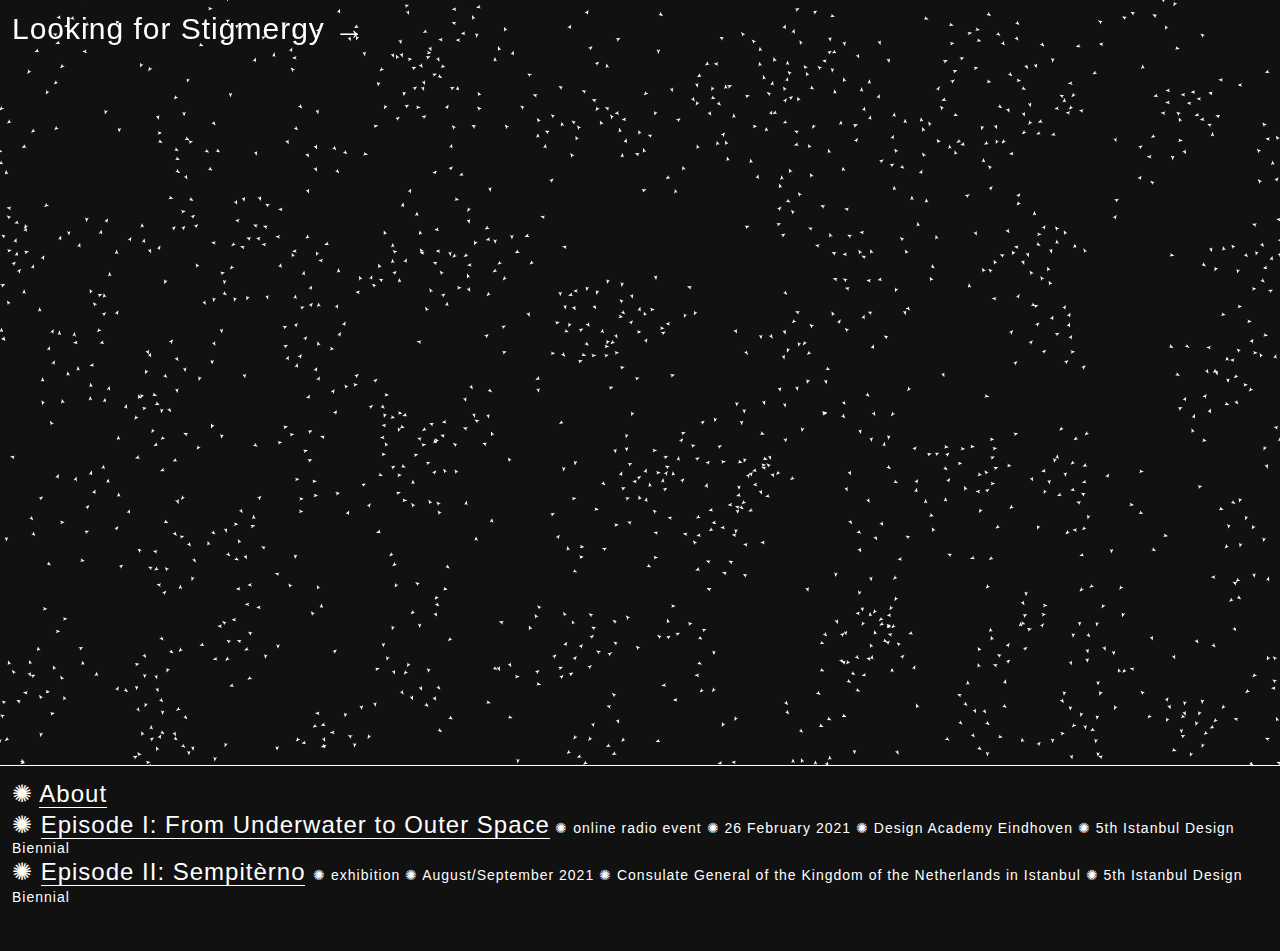
<file: index.html>
<html>
<!-- Flocking boids code written by http://www.harmendeweerd.nl/ (thank u Harmen!) -->

<head>
  <title>Looking for Stigmergy</title>
  <link href="stylesheet.css" rel="stylesheet">
  <script language=JavaScript src="mouse.js"></script>
  <script language=JavaScript src="boids_sim.js"></script>
  <meta name="viewport" content="width=device-width, initial-scale=1.0">
  <link rel="apple-touch-icon" sizes="180x180" href="favicon/apple-touch-icon.png">
  <link rel="icon" type="image/png" sizes="32x32" href="favicon/favicon-32x32.png">
  <link rel="icon" type="image/png" sizes="16x16" href="favicon/favicon-16x16.png">
  <link rel="manifest" href="favicon/site.webmanifest">
  <style>

    .header-homepage {
      margin-top: 15px;
      padding: 12px;
      z-index: -10;
      position: fixed;
    }

    .menu {
      color: #fff;
      background: inherit;
      padding: 12px;
      width: 100%;
      border-top: 1px solid #fff;
      bottom: 0px;
    }

    .menu p {
      display: inline;
      font-size: 24px;
      line-height: 1.3;
    }

    a {
      color: #fff;
      text-decoration: none;
    }

    a:hover {
      font-style: italic;
    }
  </style>

</head>

<body onLoad="init();">

    <div class="header-homepage">
      <h1>Looking for Stigmergy →</h1>
    </div>
    <div class="background">
      <canvas id="boidwindow" width=2400 height=2400></canvas>
    </div>
    <div class="menu">
      <p>✺ <a onclick="showAbout()" href="#about">About</a></p><br>
      <p>✺ <a href="https://lookingfor.stigmergy.online/episode-01">Episode I: From Underwater to Outer Space</a></p> <small>✺ online radio event ✺ 26 February 2021 ✺ Design Academy Eindhoven ✺ 5th Istanbul Design Biennial</small><br>
      <p>✺ <a href="https://lookingfor.stigmergy.online/episode-02">Episode II: Sempitèrno</a> <small>✺ exhibition ✺ August/September 2021 ✺ Consulate General of the Kingdom of the Netherlands in Istanbul ✺ 5th Istanbul Design Biennial</small></p><br>
      <br>

    </div>
  <!-- ABOUT -->
  <div id="about">
    <div class="info">
    <div class="box" style="border-bottom:none;">
      <p><i>Looking for Stigmergy</i> is an ongoing independent inquiry into the languages of design and its systems. It is a search for new paradigms and tools that travels across disciplines and via modes of existence beyond the
        human. The project addresses the epistemology of design so as to consider and incorporate not only humans as a transforming force, but also other organisms and systems. <i>Looking for Stigmergy</i> assumes the shape of a growing online
        platform, which expands, contracts and morphs depending on the context or institution in which it operates. The platform is ‘fed’ through temporary exhibitions, pedagogical experiments, round-table conversations, conferences and publications,
        through physical and non-physical means. <small onclick="showAbout()" style="color:#999;text-decoration:underline;cursor:pointer;">(close)</small>
      </p>
    </div>
    <div class="box" style="border:none;">
      <small>
        Curator: <a href="https://www.instagram.com/martina.muzi/">Martina Muzi</a><br>
        Editor: <a href="https://www.instagram.com/chiara_clarke/">Chiara Clarke Siravo</a><br>
        Graphic identity + website: <a href="http://kirstenspruit.com/">Kirsten Spruit</a><br><br>
      </small>
    </div>
  </div>
  </div>










  <!-- - - - - - - - - - - - - - start controls  - - - - - - - - - - - - -  -->
  <div id="boidcontrols">
    <table border=0>
      <tr>
        <td colspan=4 align=center>
      <tr>
        <td>Zoom: </td>
        <td align=right><input type="range" id=zoomDial min="10" max="40" value=10 onInput="setZoom(this.value);"></td>
      </tr>
      <tr>
        <th></th>
        <th>Number of agents</th>
        <th>Movement speed</th>
      </tr>
      <tr>
        <td>Boids: <span id=boidLabel></span></td>
        <td align=right><input type="range" id=boidDial min="100" max="2500" value=3000 onInput="setBoidNumber(this.value);"></td>
        <td align=right><input type="range" id=speedDial min="10" max="100" value=30 onInput="setBoidSpeed(this.value);"></td>
        <td></td>
      </tr>
      <tr>
        <td>Predators: <span id=predatorLabel></span></td>
        <td align=right><input type="range" id=predatorDial min="0" max="5" value=0 onInput="setPredatorNumber(this.value);"></td>
        <td align=right><input type="range" id=predatorSpeedDial min="10" max="100" value=60 onInput="setPredatorSpeed(this.value);"></td>
        <td></td>
      </tr>
      <tr>
        <th>Action</th>
        <th>Distance</th>
        <th>Strength</th>
        <th>Show</th>
      </tr>
      <tr>
        <td>Avoid collisions</td>
        <td align=right><input type="range" id=avoidRange min="5" max="250" value=7 onInput="setAvoidRange(this.value);"></td>
        <td align=right><input type="range" id=avoidStrength min="0" max="150" value=71 onInput="setAvoidStrength(this.value);"></td>
        <td align=center><input type="checkbox" id=showAvoid onClick="toggleAvoid(this.checked);"></td>
      </tr>
      <tr>
        <td>Align with flockmates</td>
        <td align=right><input type="range" id=alignRange min="5" max="250" value=28 onInput="setAlignRange(this.value);"></td>
        <td align=right><input type="range" id=alignStrength min="0" max="150" value=44 onInput="setAlignStrength(this.value);"></td>
        <td align=center><input type="checkbox" id=showAlign onClick="toggleAlign(this.checked);"></td>
      </tr>
      <tr>
        <td>Approach flockmates</td>
        <td align=right><input type="range" id=attractRange min="5" max="250" value=71 onInput="setAttractRange(this.value);"></td>
        <td align=right><input type="range" id=attractStrength min="0" max="150" value=10 onInput="setAttractStrength(this.value);"></td>
        <td align=center><input type="checkbox" id=showAttract onClick="toggleAttract(this.checked);"></td>
      </tr>
      <tr>
        <td>Predator avoidance</td>
        <td align=right><input type="range" id=fleeingRange min="5" max="250" value=51 onInput="setFleeRange(this.value);"></td>
        <td align=right><input type="range" id=fleeStrength min="0" max="150" value=130 onInput="setFleeStrength(this.value);"></td>
        <td align=center><input type="checkbox" id=showFleeing onClick="toggleFleeing(this.checked);"></td>
      </tr>
      <tr>
        <td>Stay close to the center</td>
        <td align=right><input type="range" id=roostDial min="0" max="50" value=0 onInput="setRoostSize(this.value);"></td>
        <td align=right><input type="range" id=roostStrength min="0" max="150" value=55 onInput="setRoostStrength(this.value);"></td>
        <td align=center><input type="checkbox" id=showRoost onClick="toggleRoost(this.checked);"></td>
      </tr>
    </table>
  </div>
  <!-- - - - - - - - - - - - - - end controls  - - - - - - - - - - - - -  -->

</body>

<script>
function showAbout() {
  var x = document.getElementById("about");
  if (x.style.display === "block") {
    x.style.display = "none";
  } else {
    x.style.display = "block";
  }
}
</script>

</html>
</file>
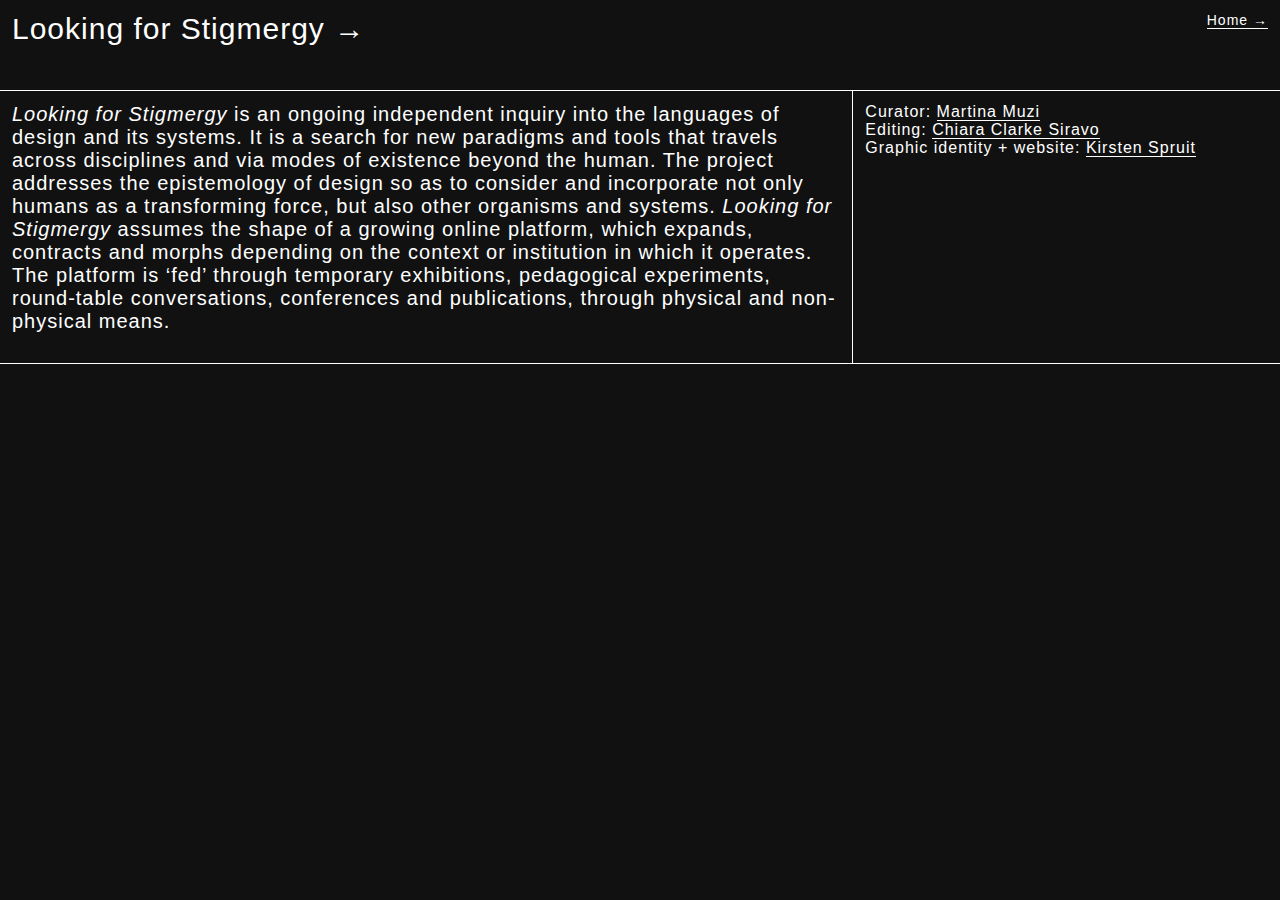
<file: about.html>
<html>

<head>
  <title>About</title>
  <link href="stylesheet.css" rel="stylesheet">
  <meta name="viewport" content="width=device-width, initial-scale=1.0">
  <link rel="apple-touch-icon" sizes="180x180" href="favicon/apple-touch-icon.png">
  <link rel="icon" type="image/png" sizes="32x32" href="favicon/favicon-32x32.png">
  <link rel="icon" type="image/png" sizes="16x16" href="favicon/favicon-16x16.png">
  <link rel="manifest" href="favicon/site.webmanifest">
</head>

<body>
  <header>
    <div class="box">
      <h1>Looking for Stigmergy →</h1>
    </div>
    <div class="box" style="text-align:right;">
      <small><a href="https://lookingfor.stigmergy.online/">Home →</a></small>
    </div>
  </header>
  <!-- INFO -->
  <div class="info">
    <div class="box">
      <p><i>Looking for Stigmergy</i> is an ongoing independent inquiry into the languages of design and its systems. It is a search for new paradigms and tools that travels across disciplines and via modes of existence beyond the human. The project addresses the epistemology of design so as to consider and incorporate not only humans as a transforming force, but also other organisms and systems. <i>Looking for Stigmergy</i> assumes the shape of a growing online platform, which expands, contracts and morphs depending on the context or institution in which it operates. The platform is ‘fed’ through temporary exhibitions, pedagogical experiments, round-table conversations, conferences and publications, through physical and non-physical means.
      </p><br>
    </div>
    <div class="box" style="border-right:none;">
    <p class="video-description">
      Curator: <a href="https://www.instagram.com/martina.muzi/">Martina Muzi</a><br>
      Editing: <a href="https://www.instagram.com/chiara_clarke/">Chiara Clarke Siravo</a><br>
      Graphic identity + website: <a href="https://kirstenspruit.com/">Kirsten Spruit</a>
    </p>
    </div>
  </div>




</body>

</html>
</file>
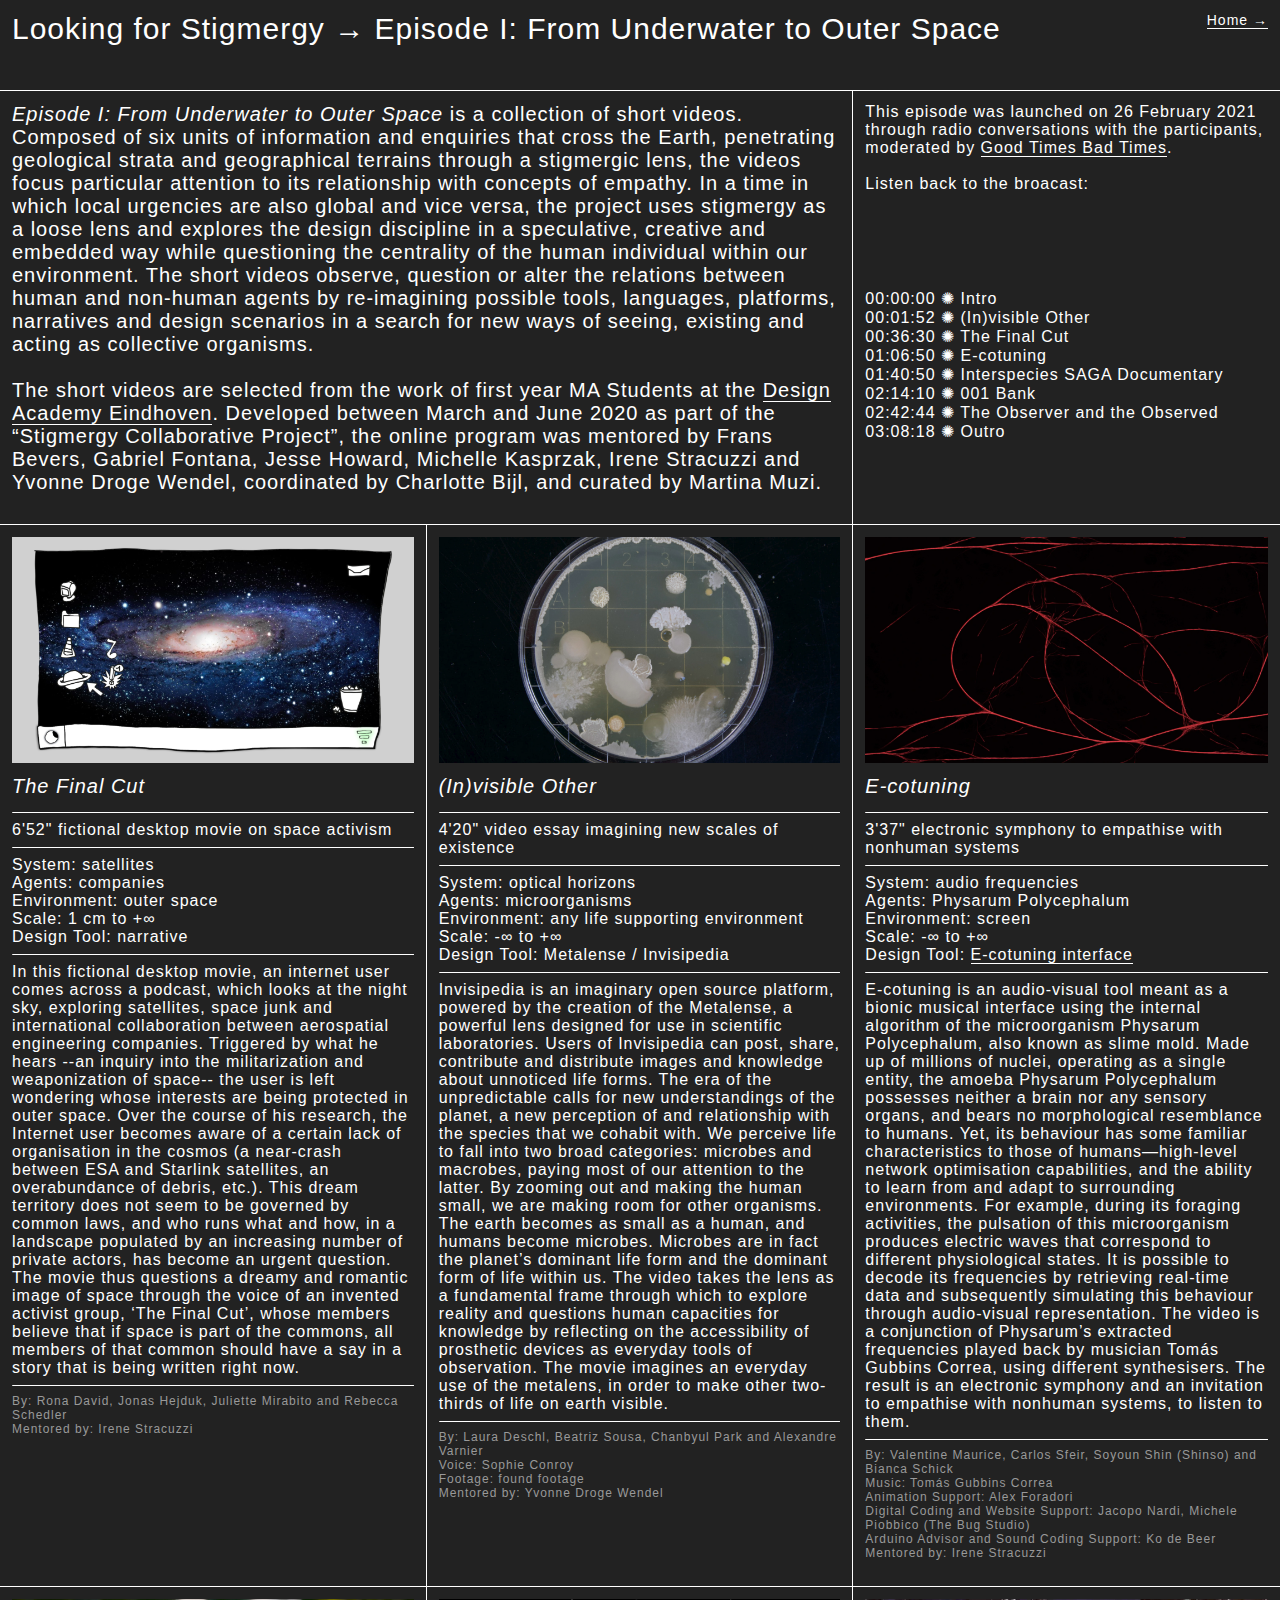
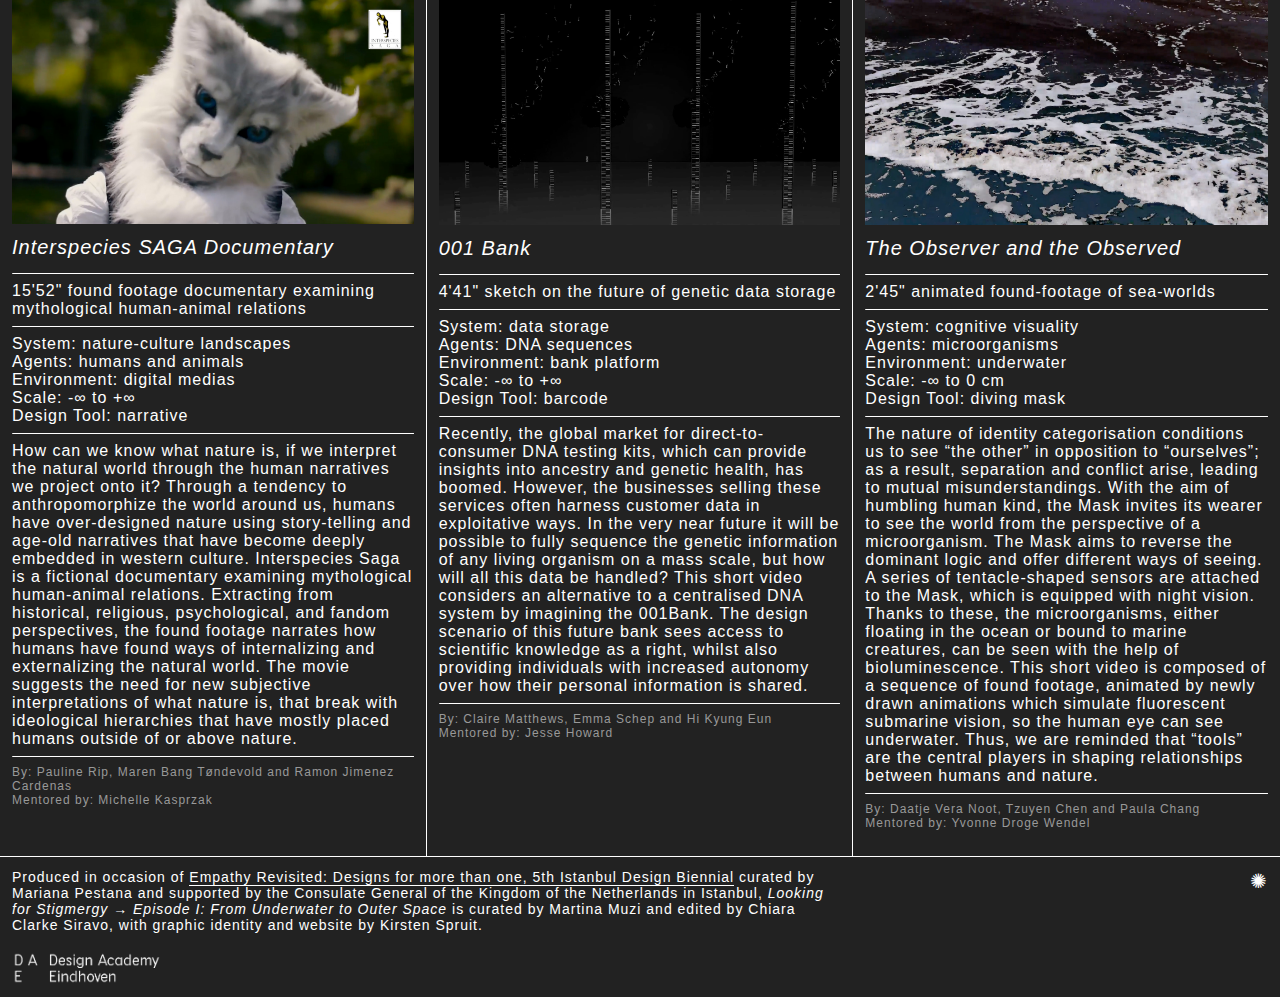
<file: episode-01.html>
<html>

<head>
  <title>Episode I</title>
  <link href="stylesheet01.css" rel="stylesheet">
  <meta name="viewport" content="width=device-width, initial-scale=1.0">
  <link rel="apple-touch-icon" sizes="180x180" href="favicon/apple-touch-icon.png">
  <link rel="icon" type="image/png" sizes="32x32" href="favicon/favicon-32x32.png">
  <link rel="icon" type="image/png" sizes="16x16" href="favicon/favicon-16x16.png">
  <link rel="manifest" href="favicon/site.webmanifest">
</head>

<body>
  <header>
    <div class="box">
      <h1>Looking for Stigmergy → Episode I: From Underwater to Outer Space </h1>
    </div>
    <div class="box" style="text-align:right;">
      <small><a href="https://lookingfor.stigmergy.online/">Home →</a></small>
    </div>
  </header>
  <!-- INFO -->
  <div class="info">
    <div class="box">
      <p><i>Episode I: From Underwater to Outer Space</i> is a collection of short videos. Composed of six units of information and enquiries that cross the Earth, penetrating geological strata and geographical terrains through a stigmergic lens, the
        videos focus particular attention to its relationship with concepts of empathy. In a time in which local urgencies are also global and vice versa, the project uses stigmergy as a loose lens and explores the design discipline in a speculative,
        creative and embedded way while questioning the centrality of the human individual within our environment. The short videos observe, question or alter the relations between human and non-human agents by re-imagining possible tools, languages,
        platforms, narratives and design scenarios in a search for new ways of seeing, existing and acting as collective organisms.<br>
        <br>
        The short videos are selected from the work of first year MA Students at the <a href="https://designacademy.nl/">Design Academy Eindhoven</a>. Developed between March and June 2020 as part of the “Stigmergy Collaborative Project”, the online
        program was mentored by Frans Bevers, Gabriel Fontana, Jesse Howard, Michelle Kasprzak, Irene Stracuzzi and Yvonne Droge Wendel, coordinated by Charlotte Bijl, and curated by Martina Muzi.
      </p><br>
    </div>
    <div class="box" style="border-right: none;">
      <p class="video-description">This episode was launched on 26 February 2021 through radio conversations with the participants, moderated by <a href="https://goodtimesbadtimes.club/">Good Times Bad Times</a>.<br><br>
      Listen back to the broacast:</p><br>
      <iframe width="100%" height="60" src="https://www.mixcloud.com/widget/iframe/?hide_cover=1&mini=1&light=1&hide_artwork=1&feed=%2Fgood_times_bad_times%2Flooking-for-stigmergy-episode-i-from-underwater-to-outer-space%2F" frameborder="0" ></iframe><br><br>
      <p class="video-description">
        00:00:00 ✺ Intro<br>
        00:01:52 ✺ (In)visible Other<br>
        00:36:30 ✺ The Final Cut<br>
        01:06:50 ✺ E-cotuning<br>
        01:40:50 ✺ Interspecies SAGA Documentary<br>
        02:14:10 ✺ 001 Bank<br>
        02:42:44 ✺ The Observer and the Observed<br>
        03:08:18 ✺ Outro<br>
      </p>
    </div>
  </div>
  <!-- VIDEOS -->
  <div class="videos">
    <!-- video 1 -->
    <div class="box">
      <img src="assets/video-thefinalcut.jpg" style="width:100%" onclick="openModal();currentSlide(6)" class="hover-shadow cursor">
      <p class="video-title">The Final Cut </p>
      <hr>
      <p class="video-description">
        6'52" fictional desktop movie on space activism
        <hr>
        System: satellites<br>
        Agents: companies <br>
        Environment: outer space<br>
        Scale: 1 cm to +∞<br>
        Design Tool: narrative<br>
        <hr>
        In this fictional desktop movie, an internet user comes across a podcast, which looks at the night sky, exploring satellites, space junk and international collaboration between aerospatial engineering companies. Triggered by what he hears
        --an inquiry into the militarization and weaponization of space-- the user is left wondering whose interests are being protected in outer space. Over the course of his research, the Internet user becomes aware of a certain lack of
        organisation in the cosmos (a near-crash between ESA and Starlink satellites, an overabundance of debris, etc.). This dream territory does not seem to be governed by common laws, and who runs what and how, in a landscape populated by an
        increasing number of private actors, has become an urgent question. The movie thus questions a dreamy and romantic image of space through the voice of an invented activist group, ‘The Final Cut’, whose members believe that if space is part of
        the commons, all members of that common should have a say in a story that is being written right now.
      </p>
      <hr>
      <p class="video-credits">By: Rona David, Jonas Hejduk, Juliette Mirabito and Rebecca Schedler <br>
        Mentored by: Irene Stracuzzi
        <br><br>
      </p>
    </div>
    <!-- video 2 -->
    <div class="box">
      <img src="assets/video-invisibleother.jpg" style="width:100%" onclick="openModal();currentSlide(1)" class="hover-shadow cursor">
      <p class="video-title">(In)visible Other</p>
      <hr>
      <p class="video-description">
        4'20" video essay imagining new scales of existence
        <hr>
        System: optical horizons<br>
        Agents: microorganisms<br>
        Environment: any life supporting environment<br>
        Scale: -∞ to +∞<br>
        Design Tool: Metalense / Invisipedia
        <hr>
        Invisipedia is an imaginary open source platform, powered by the creation of the Metalense, a powerful lens designed for use in scientific laboratories. Users of Invisipedia can post, share, contribute and distribute images and knowledge
        about unnoticed life forms. The era of the unpredictable calls for new understandings of the planet, a new perception of and relationship with the species that we cohabit with. We perceive life to fall into two broad categories: microbes and
        macrobes, paying most of our attention to the latter. By zooming out and making the human small, we are making room for other organisms. The earth becomes as small as a human, and humans become microbes. Microbes are in fact the planet’s
        dominant life form and the dominant form of life within us. The video takes the lens as a fundamental frame through which to explore reality and questions human capacities for knowledge by reflecting on the accessibility of prosthetic devices
        as everyday tools of observation. The movie imagines an everyday use of the metalens, in order to make other two-thirds of life on earth visible.
      </p>
      <hr>
      <p class="video-credits">By: Laura Deschl, Beatriz Sousa, Chanbyul Park and Alexandre Varnier<br>
        Voice: Sophie Conroy<br>
        Footage: found footage <br>
        Mentored by: Yvonne Droge Wendel<br><br>
      </p>
    </div>
    <!-- video 3 -->
    <div class="box" style="border-right: none;">
      <img src="assets/video-ecotuning.jpg" style="width:100%" onclick="openModal();currentSlide(2)" class="hover-shadow cursor">
      <p class="video-title">E-cotuning</p>
      <hr>
      <p class="video-description">
        3'37" electronic symphony to empathise with nonhuman systems
        <hr>
        System: audio frequencies<br>
        Agents: Physarum Polycephalum<br>
        Environment: screen<br>
        Scale: -∞ to +∞<br>
        Design Tool: <a href="https://e-cotuning.appspot.com/">E-cotuning interface</a>
        <hr>
        E-cotuning is an audio-visual tool meant as a bionic musical interface using the internal algorithm of the microorganism Physarum Polycephalum, also known as slime mold. Made up of millions of nuclei, operating as a single entity, the amoeba
        Physarum Polycephalum possesses neither a brain nor any sensory organs, and bears no morphological resemblance to humans. Yet, its behaviour has some familiar characteristics to those of humans—high-level network optimisation capabilities,
        and the ability to learn from and adapt to surrounding environments. For example, during its foraging activities, the pulsation of this microorganism produces electric waves that correspond to different physiological states. It is possible to
        decode its frequencies by retrieving real-time data and subsequently simulating this behaviour through audio-visual representation. The video is a conjunction of Physarum’s extracted frequencies played back by musician Tomás Gubbins Correa,
        using different synthesisers. The result is an electronic symphony and an invitation to empathise with nonhuman systems, to listen to them.
      </p>
      <hr>
      <p class="video-credits">By: Valentine Maurice, Carlos Sfeir, Soyoun Shin (Shinso) and Bianca Schick<br>
        Music: Tomás Gubbins Correa <br>
        Animation Support: Alex Foradori <br>
        Digital Coding and Website Support: Jacopo Nardi, Michele Piobbico (The Bug Studio) <br>
        Arduino Advisor and Sound Coding Support: Ko de Beer<br>
        Mentored by: Irene Stracuzzi
        <br><br>
      </p>
    </div>
  </div>
  <!-- video 4 -->
  <div class="videos">
    <div class="box">
      <img src="assets/video-interspeciessaga.jpg" style="width:100%" onclick="openModal();currentSlide(5)" class="hover-shadow cursor">
      <p class="video-title">Interspecies SAGA Documentary</p>
      <hr>
      <p class="video-description">
        15'52" found footage documentary examining mythological human-animal relations
        <hr>
        System: nature-culture landscapes<br>
        Agents: humans and animals <br>
        Environment: digital medias <br>
        Scale: -∞ to +∞<br>
        Design Tool: narrative<br>
        <hr>
        How can we know what nature is, if we interpret the natural world through the human narratives we project onto it? Through a tendency to anthropomorphize the world around us, humans have over-designed nature using story-telling and age-old
        narratives that have become deeply embedded in western culture. Interspecies Saga is a fictional documentary examining mythological human-animal relations. Extracting from historical, religious, psychological, and fandom perspectives, the
        found footage narrates how humans have found ways of internalizing and externalizing the natural world. The movie suggests the need for new subjective interpretations of what nature is, that break with ideological hierarchies that have mostly
        placed humans outside of or above nature.
      </p>
      <hr>
      <p class="video-credits">By: Pauline Rip, Maren Bang Tøndevold and Ramon Jimenez Cardenas <br>
        Mentored by: Michelle Kasprzak
        <br><br>
      </p>
    </div>
    <!-- video 5 -->
    <div class="box">
      <img src="assets/video-001bank.jpg" style="width:100%" onclick="openModal();currentSlide(4)" class="hover-shadow cursor">
      <p class="video-title">001 Bank</p>
      <hr>
      <p class="video-description">
        4'41" sketch on the future of genetic data storage
        <hr>
        System: data storage <br>
        Agents: DNA sequences <br>
        Environment: bank platform<br>
        Scale: -∞ to +∞<br>
        Design Tool: barcode <br>
        <hr>
        Recently, the global market for direct-to-consumer DNA testing kits, which can provide insights into ancestry and genetic health, has boomed. However, the businesses selling these services often harness customer data in exploitative ways. In
        the very near future it will be possible to fully sequence the genetic information of any living organism on a mass scale, but how will all this data be handled? This short video considers an alternative to a centralised DNA system by
        imagining the 001Bank. The design scenario of this future bank sees access to scientific knowledge as a right, whilst also providing individuals with increased autonomy over how their personal information is shared.
      </p>
      <hr>
      <p class="video-credits">By: Claire Matthews, Emma Schep and Hi Kyung Eun <br>
        Mentored by: Jesse Howard
        <br><br>
      </p>
    </div>
    <!-- video 6 -->
    <div class="box" style="border-right: none;">
      <img src="assets/video-theobserverandtheobserved.jpg" style="width:100%" onclick="openModal();currentSlide(3)" class="hover-shadow cursor">
      <p class="video-title">The Observer and the Observed</p>
      <hr>
      <p class="video-description">
        2'45" animated found-footage of sea-worlds
        <hr>
        System: cognitive visuality<br>
        Agents: microorganisms<br>
        Environment: underwater<br>
        Scale: -∞ to 0 cm<br>
        Design Tool: diving mask<br>
        <hr>
        The nature of identity categorisation conditions us to see “the other” in opposition to “ourselves”; as a result, separation and conflict arise, leading to mutual misunderstandings. With the aim of humbling human kind, the Mask invites its
        wearer to see the world from the perspective of a microorganism. The Mask aims to reverse the dominant logic and offer different ways of seeing. A series of tentacle-shaped sensors are attached to the Mask, which is equipped with night
        vision. Thanks to these, the microorganisms, either floating in the ocean or bound to marine creatures, can be seen with the help of bioluminescence. This short video is composed of a sequence of found footage, animated by newly drawn
        animations which simulate fluorescent submarine vision, so the human eye can see underwater. Thus, we are reminded that “tools” are the central players in shaping relationships between humans and nature.
      </p>
      <hr>
      <p class="video-credits">By: Daatje Vera Noot, Tzuyen Chen and Paula Chang <br>
        Mentored by: Yvonne Droge Wendel
        <br><br>
      </p>
    </div>
  </div>
  <footer>
    <div class="box" style="border: none;">
      <small>Produced in occasion of <a href="https://empathyrevisited.iksv.org/en/index">Empathy Revisited: Designs for more than one, 5th Istanbul Design Biennial</a> curated by Mariana Pestana and supported by the Consulate General of the Kingdom of the Netherlands in Istanbul, <i>Looking for Stigmergy → Episode I: From Underwater to Outer Space</i> is curated by Martina Muzi and edited by Chiara Clarke Siravo, with graphic identity and website by Kirsten Spruit.
      </small><br><br>
      <img src="assets/DAE_Logo3.0.png" style="width:150px;">
    </div>
    <div class="box" style="border: none;">
      <p style="text-align:right; vertical-align: bottom;">✺
      </p>
    </div>

  </footer>

  <!-- LIGHTBOX -->
  <div id="myModal" class="modal">
    <span class="close cursor" onclick="closeModal()">&times;</span>
    <div class="modal-content">

      <div class="mySlides">
        <iframe src="https://player.vimeo.com/video/512931096?title=0&byline=0&portrait=0" style="position:absolute;top:0;left:0;width:100%;height:100%;" frameborder="0" allow="autoplay; fullscreen" allowfullscreen="allowfullscreen"
          mozallowfullscreen="mozallowfullscreen" msallowfullscreen="msallowfullscreen" oallowfullscreen="oallowfullscreen" webkitallowfullscreen="webkitallowfullscreen"></iframe>
      </div>

      <div class="mySlides">
        <iframe src="https://player.vimeo.com/video/512898318?title=0&byline=0&portrait=0" style="position:absolute;top:0;left:0;width:100%;height:100%;" frameborder="0" allow="autoplay; fullscreen" allowfullscreen="allowfullscreen"
          mozallowfullscreen="mozallowfullscreen" msallowfullscreen="msallowfullscreen" oallowfullscreen="oallowfullscreen" webkitallowfullscreen="webkitallowfullscreen"></iframe>
      </div>

      <div class="mySlides">
        <iframe src="https://player.vimeo.com/video/512930627?title=0&byline=0&portrait=0" style="position:absolute;top:0;left:0;width:100%;height:100%;" frameborder="0" allow="autoplay; fullscreen" allowfullscreen="allowfullscreen"
          mozallowfullscreen="mozallowfullscreen" msallowfullscreen="msallowfullscreen" oallowfullscreen="oallowfullscreen" webkitallowfullscreen="webkitallowfullscreen"></iframe>
      </div>

      <div class="mySlides">
        <iframe src="https://player.vimeo.com/video/512931737?title=0&byline=0&portrait=0" style="position:absolute;top:0;left:0;width:100%;height:100%;" frameborder="0" allow="autoplay; fullscreen" allowfullscreen="allowfullscreen"
          mozallowfullscreen="mozallowfullscreen" msallowfullscreen="msallowfullscreen" oallowfullscreen="oallowfullscreen" webkitallowfullscreen="webkitallowfullscreen"></iframe>
      </div>

      <div class="mySlides">
        <iframe src="https://player.vimeo.com/video/512932490?title=0&byline=0&portrait=0" style="position:absolute;top:0;left:0;width:100%;height:100%;" frameborder="0" allow="autoplay; fullscreen" allowfullscreen="allowfullscreen"
          mozallowfullscreen="mozallowfullscreen" msallowfullscreen="msallowfullscreen" oallowfullscreen="oallowfullscreen" webkitallowfullscreen="webkitallowfullscreen"></iframe>
      </div>

      <div class="mySlides">
        <iframe src="https://player.vimeo.com/video/512935159?title=0&byline=0&portrait=0" style="position:absolute;top:0;left:0;width:100%;height:100%;" frameborder="0" allow="autoplay; fullscreen" allowfullscreen="allowfullscreen"
          mozallowfullscreen="mozallowfullscreen" msallowfullscreen="msallowfullscreen" oallowfullscreen="oallowfullscreen" webkitallowfullscreen="webkitallowfullscreen"></iframe>
      </div>

    </div>
  </div>



  <script>
    function openModal() {
      document.getElementById("myModal").style.display = "block";
    }

    function closeModal() {
      document.getElementById("myModal").style.display = "none";
    }

    var slideIndex = 1;
    showSlides(slideIndex);

    function plusSlides(n) {
      showSlides(slideIndex += n);
    }

    function currentSlide(n) {
      showSlides(slideIndex = n);
    }

    function showSlides(n) {
      var i;
      var slides = document.getElementsByClassName("mySlides");
      var dots = document.getElementsByClassName("demo");
      var captionText = document.getElementById("caption");
      if (n > slides.length) {
        slideIndex = 1
      }
      if (n < 1) {
        slideIndex = slides.length
      }
      for (i = 0; i < slides.length; i++) {
        slides[i].style.display = "none";
      }
      for (i = 0; i < dots.length; i++) {
        dots[i].className = dots[i].className.replace(" active", "");
      }
      slides[slideIndex - 1].style.display = "block";
      dots[slideIndex - 1].className += " active";
      captionText.innerHTML = dots[slideIndex - 1].alt;
    }
  </script>
</body>

</html>
</file>
<file: stylesheet.css>
* {
  box-sizing: border-box;
}

body {
  margin: 0;
  background-color: #111;
  animation: fade 60s infinite alternate;
  font-family: Arial, Helvetica, sans-serif;
  letter-spacing: 1px;
  color: #fff;
}

/* ----------------------- LAYOUT ----------------------- */
header {
  display: grid;
  grid-template-columns: 5fr 1fr;
  padding-bottom: 32px;
  border-bottom: 1px solid #fff;
}

header .box {
  border: none;
}

.info {
  display: grid;
  grid-template-columns: 2fr 1fr;
}

#about {
  display: none;
  border-top: 1px solid #fff;
  background: inherit;
}

.videos {
  display: grid;
  grid-template-columns: 1fr 1fr 1fr;
}

.box {
  padding: 12px;
  width: 100%;
  border-bottom: 1px solid #fff;
}

footer {
  display: grid;
  grid-template-columns: 2fr 1fr;
}

/* ----------------------- TYPE ----------------------- */
h1 {
  font-size: 30px;
  font-weight: normal;
  padding: 0;
  margin: 0;
}

p {
  font-size: 20px;
  font-weight: normal;
  padding: 0;
  margin: 0;
}

p.video-title {
  font-size: 20px;
  font-style: italic;
  padding-bottom: 6px;
}

p.video-description {
  font-size: 16px;
}

p.video-credits {
  font-size: 12px;
  color: #999;
}

a {
  color: #fff;
  text-decoration: none;
  border-bottom: 1px solid #fff;
}

a:hover {
  font-style: italic;
}

small {
  display: inline;
  font-size: 14px;
}

hr {
  border-top: 0px;
  border-bottom: 1px solid #fff;
}

/* ----------------------- VIDEO ----------------------- */
.videos img {
  margin-bottom: 12px;
  width: 100%;
}

.box {
  border-right: 1px solid #fff;
}

/* ----------------------- BOIDS ----------------------- */
.background {
  margin-top: -15;
  z-index: +1;
  position: relative;
  overflow: hidden;
  height: calc(100vh - 120px);
  max-height: 100vw;
}

#boidwindow {
  filter: invert(100%);
}

#boidcontrols {
  display: none;
}

canvas {
  width: 100%;
  height: auto;
}

/* ----------------------- LIGHTBOX ----------------------- */
/* The Modal (background) */
.modal {
  display: none;
  position: fixed;
  z-index: 1;
  padding-top: 100px;
  left: 0;
  top: 0;
  width: 100%;
  height: 100%;
  overflow: auto;
  background-color: rgba(0, 0, 0, 0.95);
}

/* Modal Content */
.modal-content {
  position: relative;
  margin: auto;
  padding: 0;
  width: 90%;
  max-width: 1280px;
  height: 90%;
}

/* The Close Button */
.close {
  color: white;
  position: absolute;
  top: 10px;
  right: 15px;
  font-size: 25px;
  font-weight: bold;
}

.close:hover,
.close:focus {
  color: #999;
  text-decoration: none;
  cursor: pointer;
}

.mySlides {
  display: none;
}

.cursor {
  cursor: pointer;
}

.demo {
  opacity: 0.6;
}

.active,
.demo:hover {
  opacity: 1;
}

img.hover-shadow {
  transition: 0.3s;
}

.hover-shadow:hover {
  box-shadow: 0 4px 8px 0 rgba(0, 0, 0, 0.2), 0 6px 20px 0 rgba(0, 0, 0, 0.19);
}

/* ----------------------- BACKGROUND COLOR ----------------------- */
@keyframes fade {
  0% {
    background-color: : #111;
  }

  100% {
    background-color: #2E555C;
  }
}

/* ---------------------------- MOBILE ---------------------------- */
@media only screen and (max-width:800px) {

  /* For mobile phones: */
  header {
    grid-template-columns: 1fr;
    padding-bottom: 7.5px;
  }

  .info {
    grid-template-columns: 1fr;
  }

  #about {
    grid-template-columns: 1fr;
  }

  .videos {
    grid-template-columns: 1fr;
  }

  .box {
    border-right: none;
    border-bottom: 1px solid #fff;
  }
  footer {
    display: grid;
    grid-template-columns: 1fr;
  }
}
</file>
<file: stylesheet01.css>
* {
  box-sizing: border-box;
}

body {
  margin: 0;
  background-color: #222;
  animation: fade 60s infinite alternate;
  font-family: Arial, Helvetica, sans-serif;
  letter-spacing: 1px;
  color: #fff;
}

/* ----------------------- LAYOUT ----------------------- */
header {
  display: grid;
  grid-template-columns: 5fr 1fr;
  padding-bottom: 32px;
  border-bottom: 1px solid #fff;
}

header .box {
  border: none;
}

.info {
  display: grid;
  grid-template-columns: 2fr 1fr;
}

#about {
  display: none;
  border-top: 1px solid #fff;
  background: inherit;
}

.videos {
  display: grid;
  grid-template-columns: 1fr 1fr 1fr;
}

.box {
  padding: 12px;
  width: 100%;
  border-bottom: 1px solid #fff;
}

footer {
  display: grid;
  grid-template-columns: 2fr 1fr;
}

/* ----------------------- TYPE ----------------------- */
h1 {
  font-size: 30px;
  font-weight: normal;
  padding: 0;
  margin: 0;
}

p {
  font-size: 20px;
  font-weight: normal;
  padding: 0;
  margin: 0;
}

p.video-title {
  font-size: 20px;
  font-style: italic;
  padding-bottom: 6px;
}

p.video-description {
  font-size: 16px;
}

p.video-credits {
  font-size: 12px;
  color: #999;
}

a {
  color: #fff;
  text-decoration: none;
  border-bottom: 1px solid #fff;
}

a:hover {
  font-style: italic;
}

small {
  display: inline;
  font-size: 14px;
}

hr {
  border-top: 0px;
  border-bottom: 1px solid #fff;
}

/* ----------------------- VIDEO ----------------------- */
.videos img {
  margin-bottom: 12px;
  width: 100%;
}

.box {
  border-right: 1px solid #fff;
}

/* ----------------------- BOIDS ----------------------- */
.background {
  margin-top: -15;
  z-index: +1;
  position: relative;
  overflow: hidden;
  height: calc(100vh - 120px);
  max-height: 100vw;
}

#boidwindow {
  filter: invert(100%);
}

#boidcontrols {
  display: none;
}

canvas {
  width: 100%;
  height: auto;
}

/* ----------------------- LIGHTBOX ----------------------- */
/* The Modal (background) */
.modal {
  display: none;
  position: fixed;
  z-index: 1;
  padding-top: 100px;
  left: 0;
  top: 0;
  width: 100%;
  height: 100%;
  overflow: auto;
  background-color: rgba(0, 0, 0, 0.95);
}

/* Modal Content */
.modal-content {
  position: relative;
  margin: auto;
  padding: 0;
  width: 90%;
  max-width: 1280px;
  height: 90%;
}

/* The Close Button */
.close {
  color: white;
  position: absolute;
  top: 10px;
  right: 15px;
  font-size: 25px;
  font-weight: bold;
}

.close:hover,
.close:focus {
  color: #999;
  text-decoration: none;
  cursor: pointer;
}

.mySlides {
  display: none;
}

.cursor {
  cursor: pointer;
}

.demo {
  opacity: 0.6;
}

.active,
.demo:hover {
  opacity: 1;
}

img.hover-shadow {
  transition: 0.3s;
}

.hover-shadow:hover {
  box-shadow: 0 4px 8px 0 rgba(0, 0, 0, 0.2), 0 6px 20px 0 rgba(0, 0, 0, 0.19);
}

/* ----------------------- BACKGROUND COLOR ----------------------- */
@keyframes fade {
  0% {
    background-color: : #222;
  }

  100% {
    background-color: #111;
  }
}

/* ---------------------------- MOBILE ---------------------------- */
@media only screen and (max-width:800px) {

  /* For mobile phones: */
  header {
    grid-template-columns: 1fr;
    padding-bottom: 7.5px;
  }

  .info {
    grid-template-columns: 1fr;
  }

  #about {
    grid-template-columns: 1fr;
  }

  .videos {
    grid-template-columns: 1fr;
  }

  .box {
    border-right: none;
    border-bottom: 1px solid #fff;
  }
  footer {
    display: grid;
    grid-template-columns: 1fr;
  }
}
</file>
